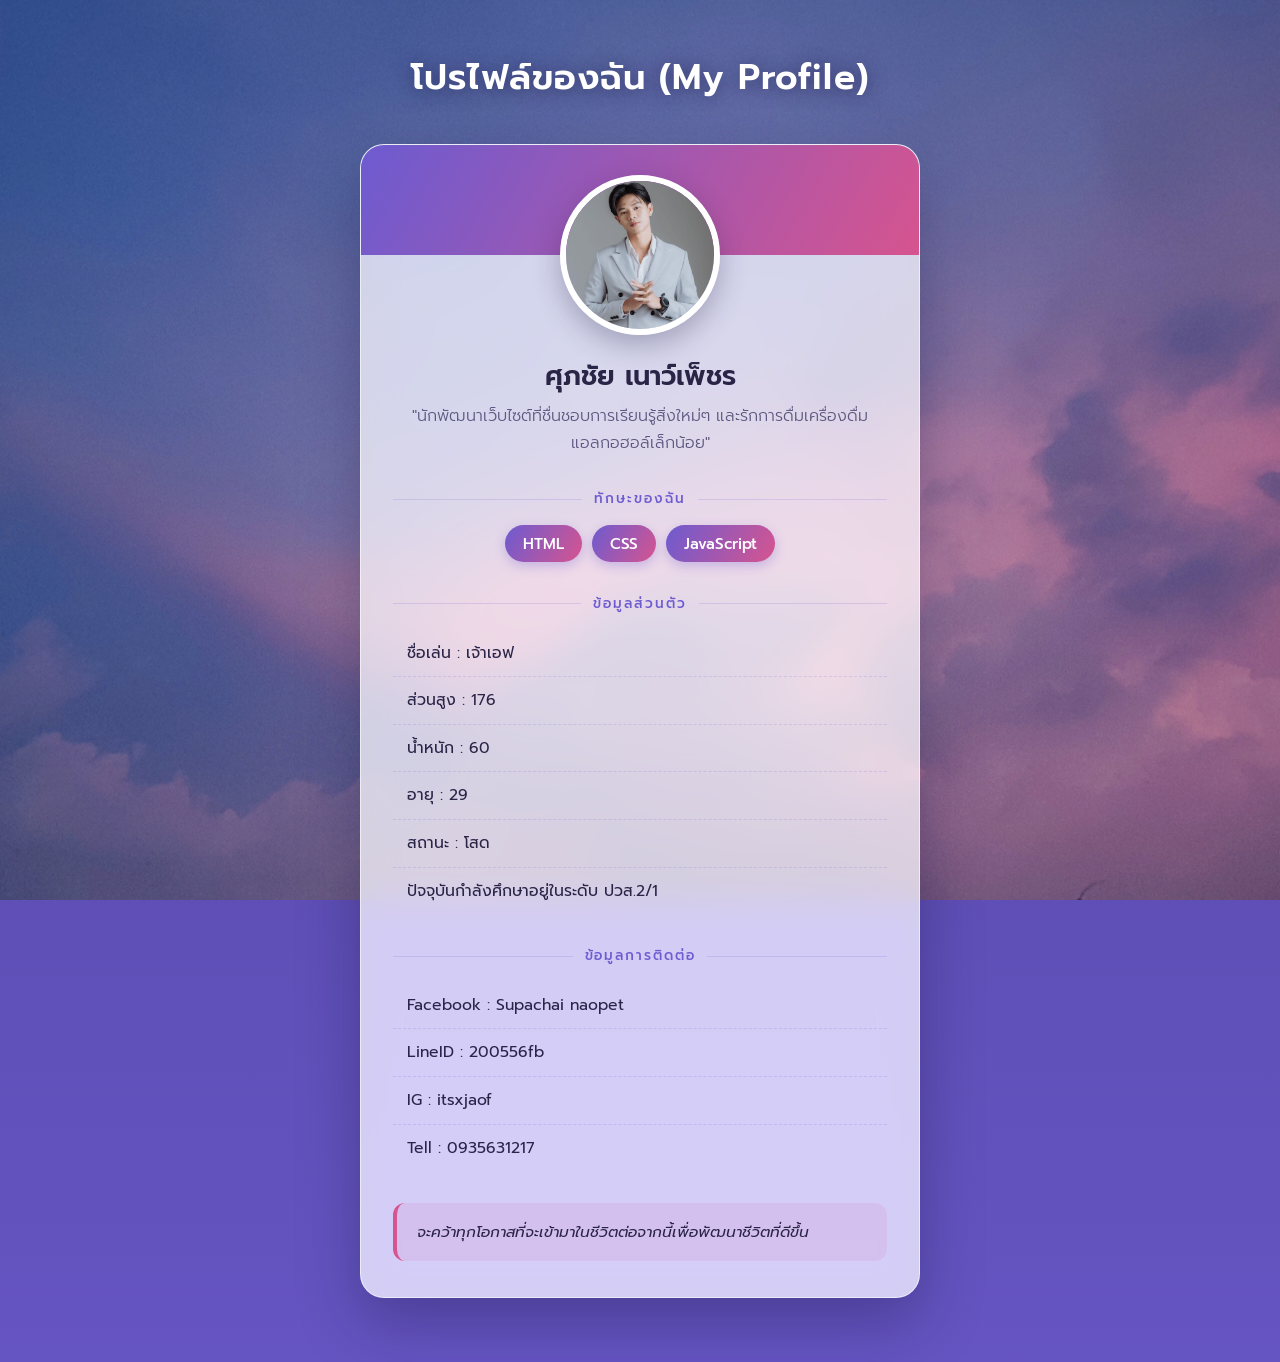
<file: index.html>
<!doctype html>
<html lang="th">
  <head>
    <meta charset="UTF-8" />
    <meta name="viewport" content="width=device-width, initial-scale=1.0" />
    <title>โปรไฟล์ของฉัน</title>

    <link rel="stylesheet" href="mystyle01.css" />
  </head>
  <body>
    <header>
      <h1>โปรไฟล์ของฉัน (My Profile)</h1>
    </header>

    <main>
      <section class="card">
        <img src="itsme.jpg" alt="รูปโปรไฟล์ตัวอย่าง" width="200" />
        <h2 id="profile-name">ศุภชัย เนาว์เพ็ชร</h2>
        <p class="bio">
          "นักพัฒนาเว็บไซต์ที่ชื่นชอบการเรียนรู้สิ่งใหม่ๆ
          และรักการดื่มเครื่องดื่มแอลกอฮอล์เล็กน้อย"
        </p>

        <h3>ทักษะของฉัน</h3>
        <ul>
          <li>HTML</li>
          <li>CSS</li>
          <li>JavaScript</li>
        </ul>

        <h3>ข้อมูลส่วนตัว</h3>
        <ul>
          <li>ชื่อเล่น : เจ้าเอฟ</li>
          <li>ส่วนสูง : 176</li>
          <li>น้ำหนัก : 60</li>
          <li>อายุ : 29</li>
          <li>สถานะ : โสด</li>
          <li>ปัจจุบันกำลังศึกษาอยู่ในระดับ ปวส.2/1</li>
        </ul>
        <h3>ข้อมูลการติดต่อ</h3>
        <ul>
          <li>Facebook : Supachai naopet</li>
          <li>LineID : 200556fb</li>
          <li>IG : itsxjaof</li>
          <li>Tell : 0935631217</li>
        </ul>
        <p class="foot">
          จะคว้าทุกโอกาสที่จะเข้ามาในชีวิตต่อจากนี้เพื่อพัฒนาชีวิตที่ดีขึ้น
        </p>
      </section>
    </main>
  </body>
</html>
</file>
<file: mystyle01.css>
@import url("https://fonts.googleapis.com/css2?family=Prompt:wght@300;400;500;600&display=swap");

/* ---------- ตัวแปรสี ---------- */
:root {
  --ink: #2a2447;
  --ink-soft: #5d5780;
  --accent: #d6548f;
  --accent-2: #6d5bd0;
  --glass: rgba(255, 255, 255, 0.72);
  --line: rgba(109, 91, 208, 0.18);
  --radius: 24px;
}

* {
  box-sizing: border-box;
}

/* ---------- พื้นหลังท้องฟ้า ---------- */
body {
  margin: 0;
  min-height: 100vh;
  font-family: "Prompt", "Noto Sans Thai", Verdana, sans-serif;
  color: var(--ink);
  line-height: 1.7;
  background:
    linear-gradient(180deg, rgba(30, 24, 70, 0.35), rgba(30, 24, 70, 0.1)),
    url("sky01.jpg") center / cover no-repeat fixed;
  background-color: #6d5bd0;
}

/* ---------- ส่วนหัว ---------- */
header {
  padding: 48px 20px 8px;
}

h1 {
  margin: 0;
  text-align: center;
  color: #fff;
  font-size: clamp(1.6rem, 4vw, 2.2rem);
  font-weight: 600;
  letter-spacing: 0.03em;
  text-shadow: 0 2px 18px rgba(30, 24, 70, 0.55);
}

/* ---------- การ์ดหลัก ---------- */
main {
  display: flex;
  justify-content: center;
  padding: 28px 16px 64px;
}

.card {
  width: 100%;
  max-width: 560px;
  padding: 0 32px 36px;
  background: var(--glass);
  backdrop-filter: blur(18px) saturate(140%);
  -webkit-backdrop-filter: blur(18px) saturate(140%);
  border: 1px solid rgba(255, 255, 255, 0.6);
  border-radius: var(--radius);
  box-shadow: 0 24px 60px rgba(30, 24, 70, 0.35);
  text-align: center;
  overflow: hidden;
}

/* แถบสีไล่เฉดด้านบนการ์ด */
.card::before {
  content: "";
  display: block;
  height: 110px;
  margin: 0 -32px;
  background: linear-gradient(120deg, var(--accent-2), var(--accent));
}

/* ---------- รูปโปรไฟล์ ---------- */
.card img {
  display: block;
  width: 160px;
  height: 160px;
  margin: -80px auto 0;
  object-fit: cover;
  object-position: center 20%;
  border-radius: 50%;
  border: 6px solid #fff;
  box-shadow: 0 10px 28px rgba(42, 36, 71, 0.3);
  position: relative;
}

#profile-name {
  margin: 18px 0 4px;
  font-size: 1.7rem;
  font-weight: 600;
  color: var(--ink);
}

.bio {
  margin: 0 auto 8px;
  max-width: 42ch;
  font-size: 1rem;
  font-weight: 300;
  color: var(--ink-soft);
}

/* ---------- หัวข้อย่อย ---------- */
h3 {
  display: flex;
  align-items: center;
  gap: 12px;
  margin: 30px 0 14px;
  font-size: 0.85rem;
  font-weight: 500;
  letter-spacing: 0.14em;
  text-transform: uppercase;
  color: var(--accent-2);
}

h3::before,
h3::after {
  content: "";
  flex: 1;
  height: 1px;
  background: var(--line);
}

ul {
  margin: 0;
  padding: 0;
  list-style: none;
}

/* ---------- ทักษะ (รายการแรก) แบบแท็ก ---------- */
h3:nth-of-type(1) + ul {
  display: flex;
  flex-wrap: wrap;
  justify-content: center;
  gap: 10px;
}

h3:nth-of-type(1) + ul li {
  padding: 6px 18px;
  font-size: 0.95rem;
  font-weight: 500;
  color: #fff;
  background: linear-gradient(120deg, var(--accent-2), var(--accent));
  border-radius: 999px;
  box-shadow: 0 4px 12px rgba(109, 91, 208, 0.3);
}

/* ---------- ข้อมูลส่วนตัว / ติดต่อ แบบแถว ---------- */
h3:nth-of-type(n + 2) + ul li {
  padding: 10px 14px;
  text-align: left;
  font-size: 0.98rem;
  border-bottom: 1px dashed var(--line);
}

h3:nth-of-type(n + 2) + ul li:last-child {
  border-bottom: none;
}

h3:nth-of-type(n + 2) + ul li:hover {
  background: rgba(109, 91, 208, 0.07);
  border-radius: 10px;
}

/* ---------- ข้อความท้าย ---------- */
p {
  font-family: inherit;
}

.foot {
  margin: 32px 0 0;
  padding: 16px 20px;
  font-size: 0.95rem;
  font-style: italic;
  color: var(--ink);
  background: rgba(214, 84, 143, 0.1);
  border-left: 4px solid var(--accent);
  border-radius: 12px;
  text-align: left;
}

/* ---------- มือถือ ---------- */
@media (max-width: 480px) {
  .card {
    padding: 0 20px 28px;
  }

  .card::before {
    margin: 0 -20px;
    height: 90px;
  }

  .card img {
    width: 136px;
    height: 136px;
    margin-top: -68px;
  }
}
</file>
